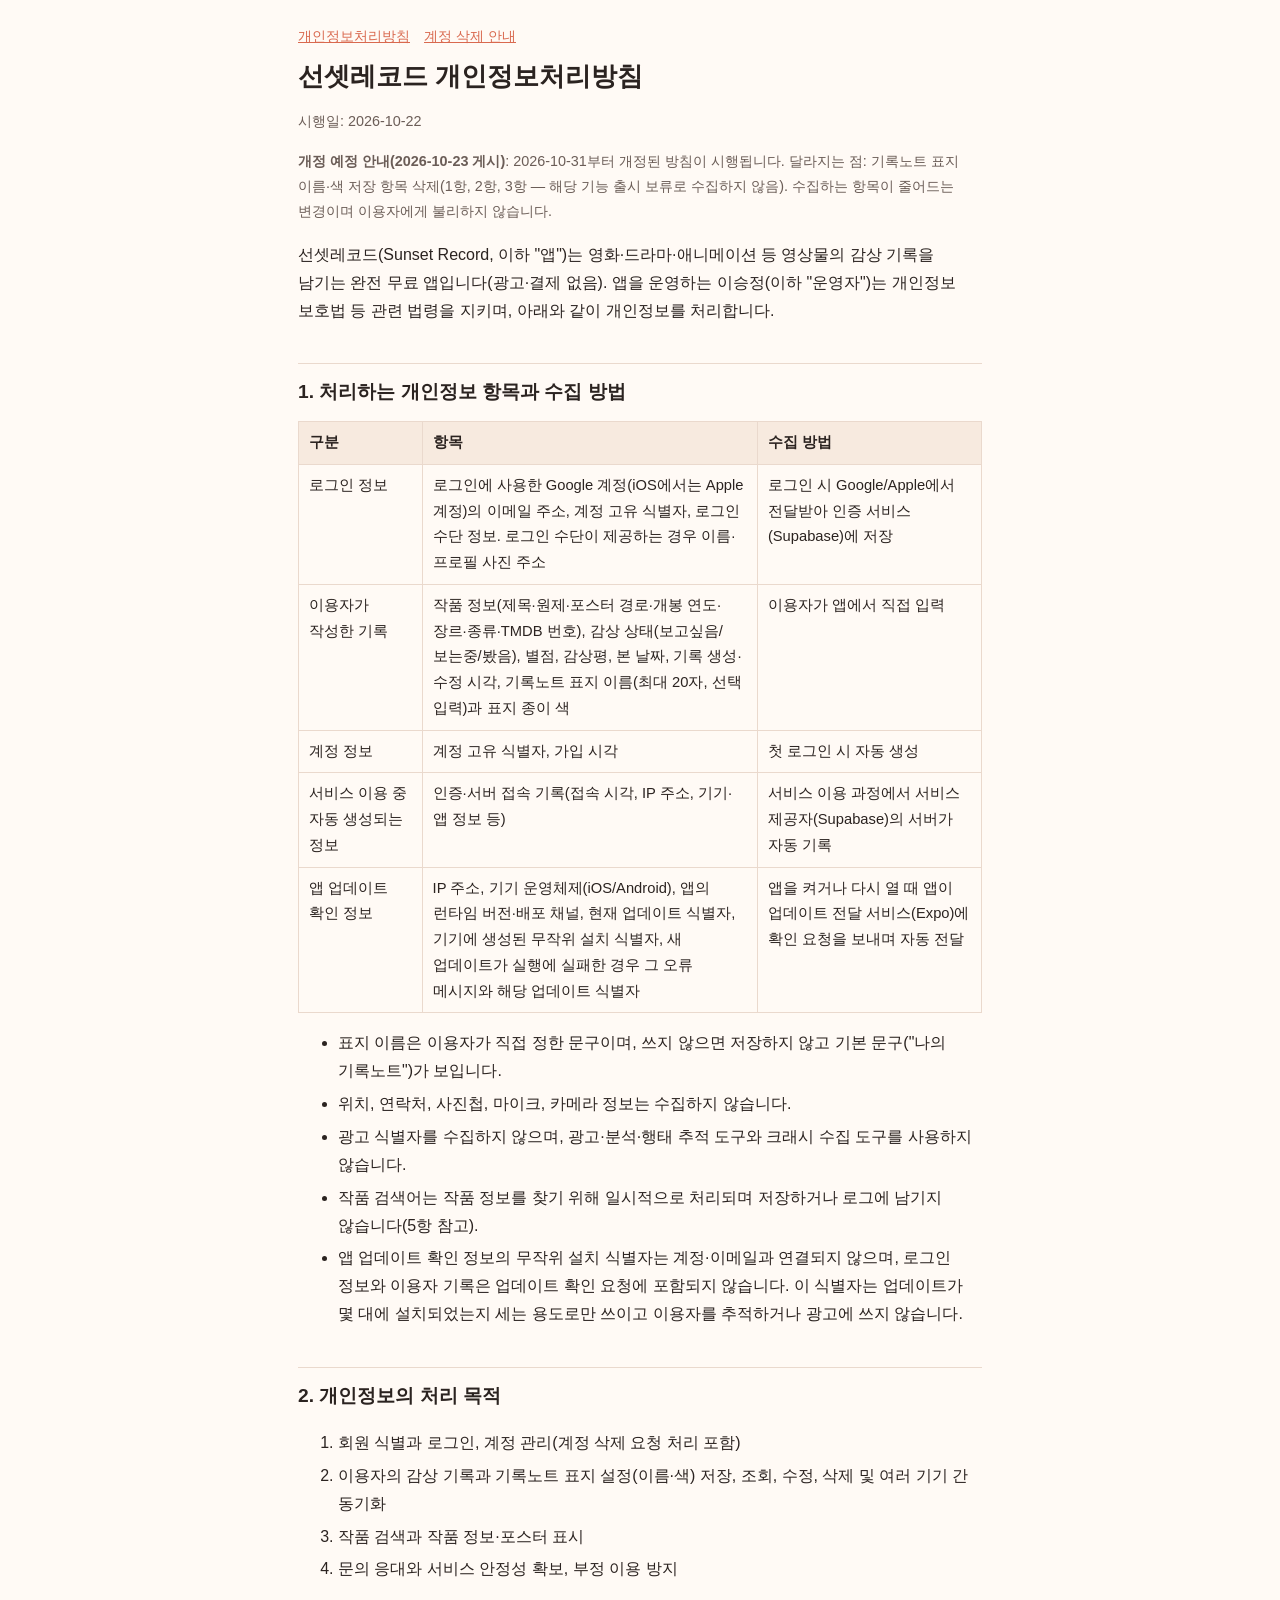
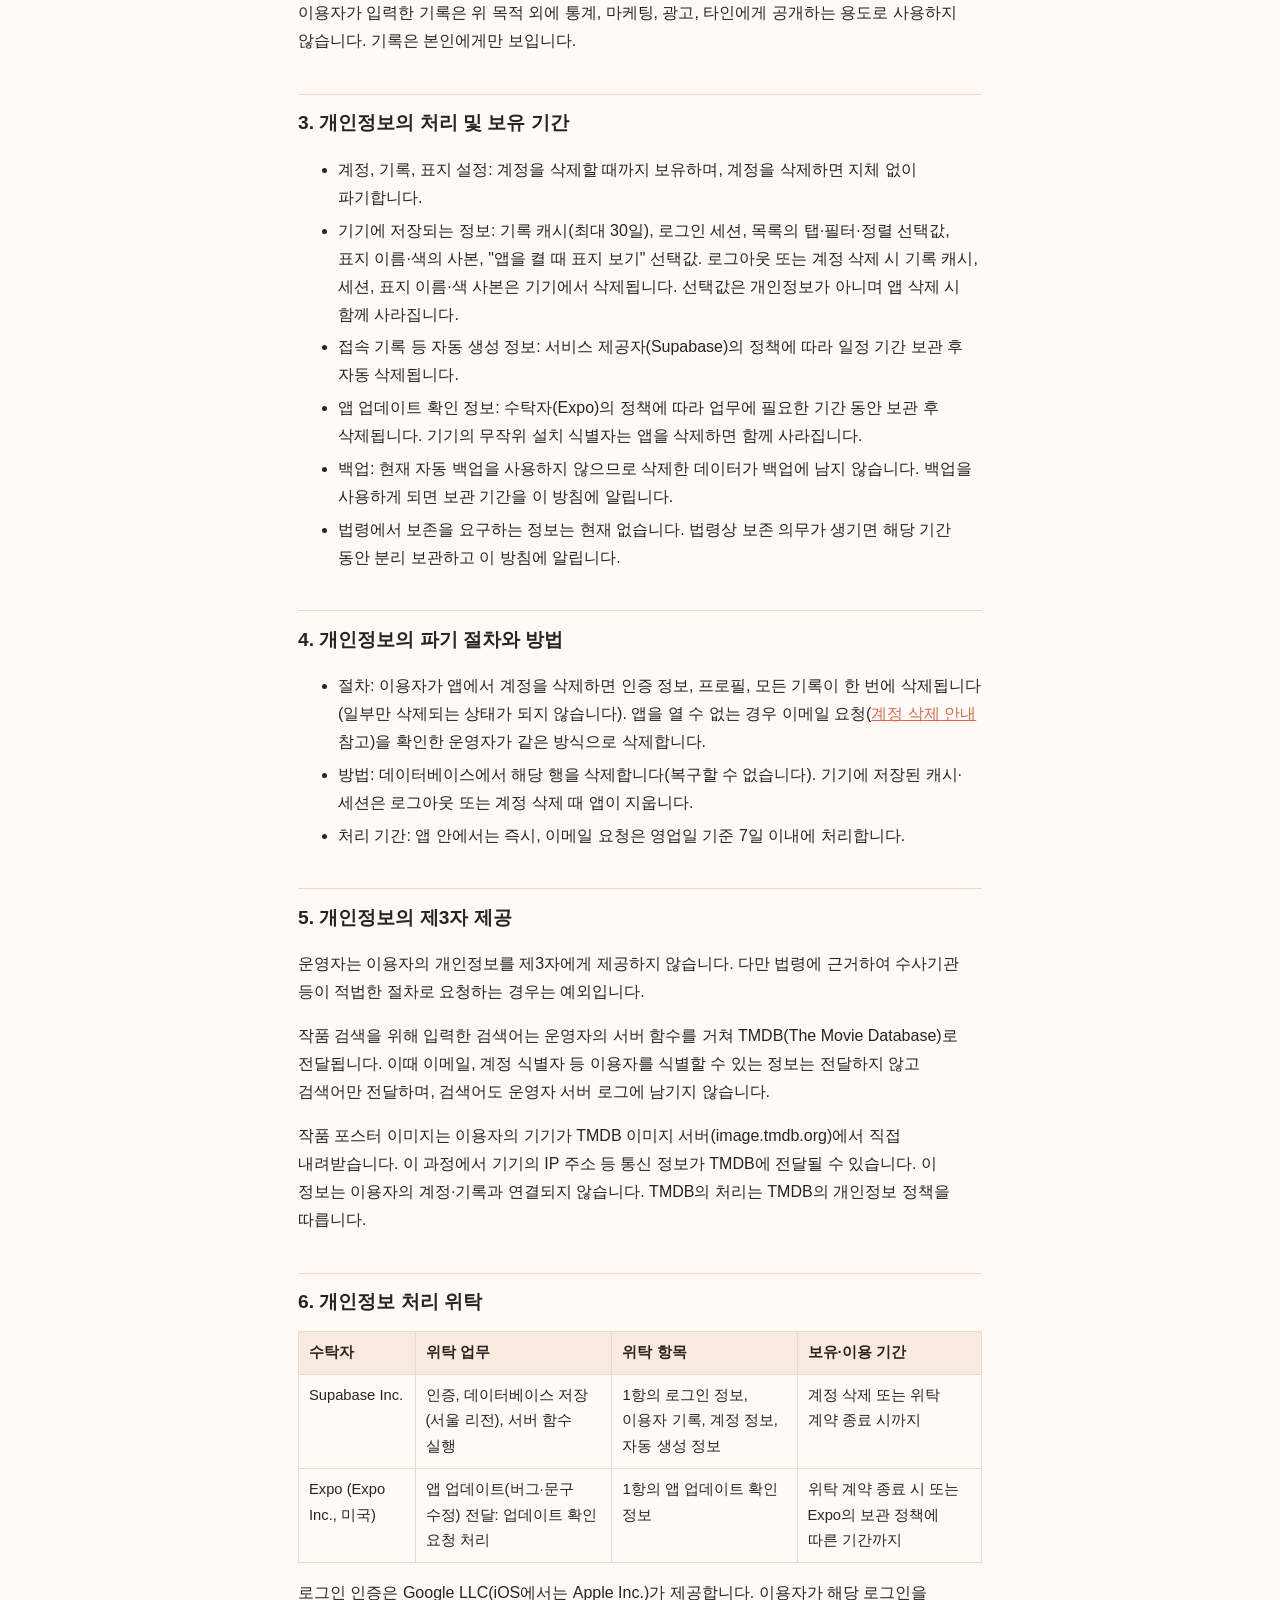
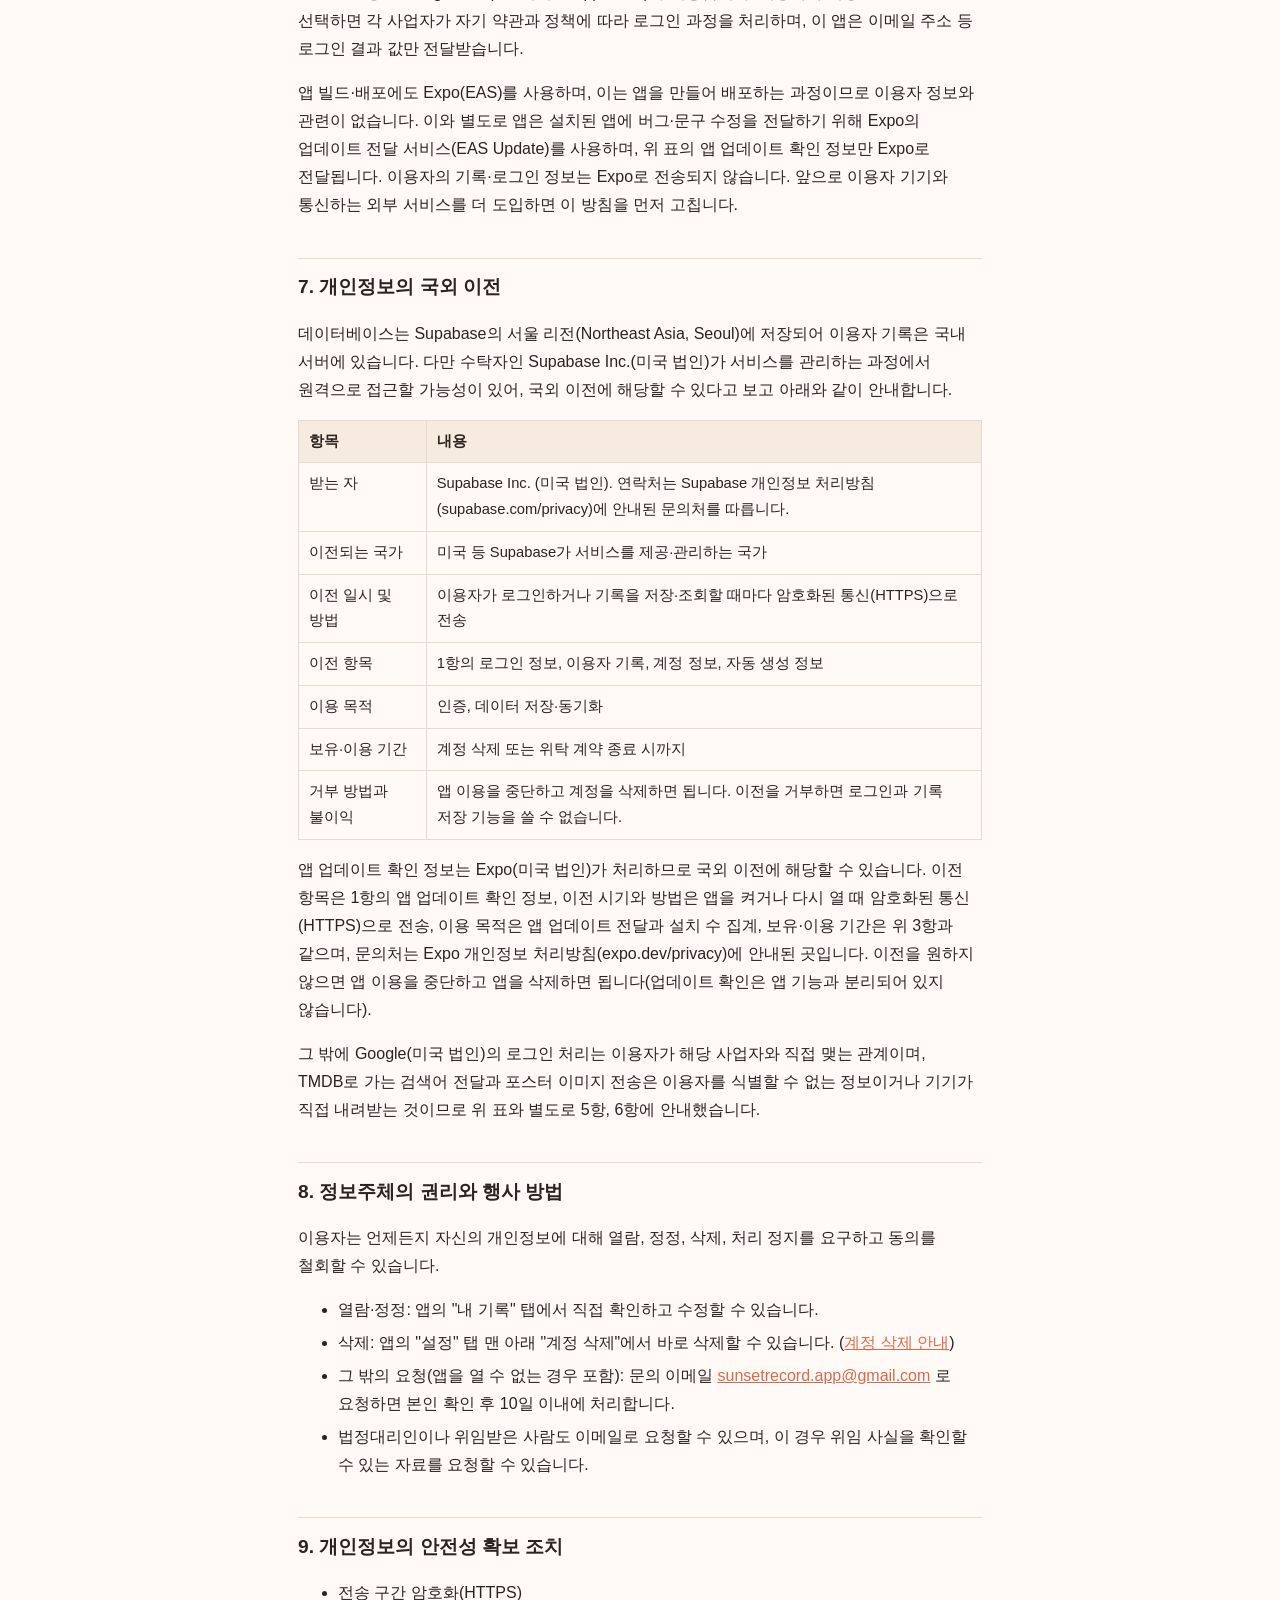
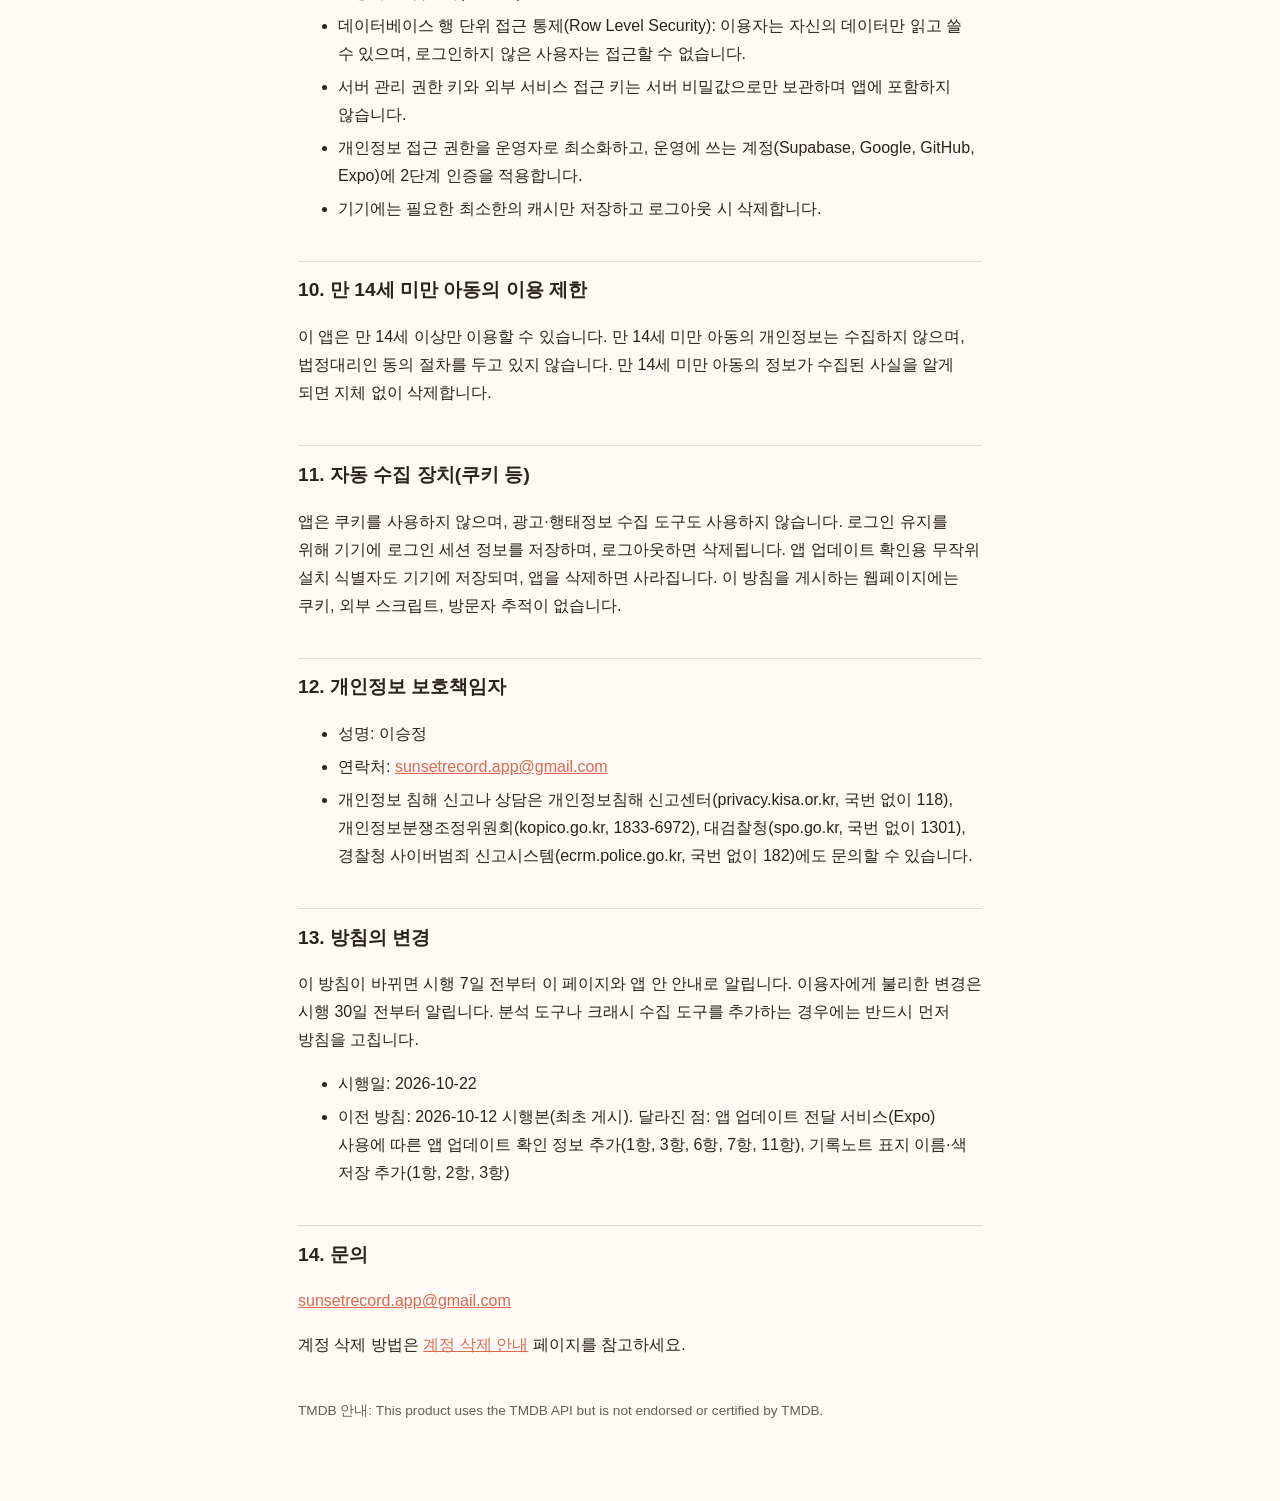
<file: index.html>
<!doctype html>
<html lang="ko">
<head>
<meta charset="utf-8">
<meta name="viewport" content="width=device-width, initial-scale=1">
<title>선셋레코드 개인정보처리방침</title>
<meta name="description" content="선셋레코드(Sunset Record) 개인정보처리방침">
<link rel="stylesheet" href="style.css">
</head>
<body>
<main>
<nav><a href="index.html">개인정보처리방침</a><a href="account-deletion.html">계정 삭제 안내</a></nav>
<h1>선셋레코드 개인정보처리방침</h1>
<p class="meta">시행일: 2026-10-22</p>
<p class="meta"><strong>개정 예정 안내(2026-10-23 게시)</strong>: 2026-10-31부터 개정된 방침이 시행됩니다. 달라지는 점: 기록노트 표지 이름·색 저장 항목 삭제(1항, 2항, 3항 — 해당 기능 출시 보류로 수집하지 않음). 수집하는 항목이 줄어드는 변경이며 이용자에게 불리하지 않습니다.</p>
<p>선셋레코드(Sunset Record, 이하 "앱")는 영화·드라마·애니메이션 등 영상물의 감상 기록을 남기는 완전 무료 앱입니다(광고·결제 없음). 앱을 운영하는 이승정(이하 "운영자")는 개인정보 보호법 등 관련 법령을 지키며, 아래와 같이 개인정보를 처리합니다.</p>

<h2>1. 처리하는 개인정보 항목과 수집 방법</h2>
<table>
<tr><th>구분</th><th>항목</th><th>수집 방법</th></tr>
<tr><td>로그인 정보</td><td>로그인에 사용한 Google 계정(iOS에서는 Apple 계정)의 이메일 주소, 계정 고유 식별자, 로그인 수단 정보. 로그인 수단이 제공하는 경우 이름·프로필 사진 주소</td><td>로그인 시 Google/Apple에서 전달받아 인증 서비스(Supabase)에 저장</td></tr>
<tr><td>이용자가 작성한 기록</td><td>작품 정보(제목·원제·포스터 경로·개봉 연도·장르·종류·TMDB 번호), 감상 상태(보고싶음/보는중/봤음), 별점, 감상평, 본 날짜, 기록 생성·수정 시각, 기록노트 표지 이름(최대 20자, 선택 입력)과 표지 종이 색</td><td>이용자가 앱에서 직접 입력</td></tr>
<tr><td>계정 정보</td><td>계정 고유 식별자, 가입 시각</td><td>첫 로그인 시 자동 생성</td></tr>
<tr><td>서비스 이용 중 자동 생성되는 정보</td><td>인증·서버 접속 기록(접속 시각, IP 주소, 기기·앱 정보 등)</td><td>서비스 이용 과정에서 서비스 제공자(Supabase)의 서버가 자동 기록</td></tr>
<tr><td>앱 업데이트 확인 정보</td><td>IP 주소, 기기 운영체제(iOS/Android), 앱의 런타임 버전·배포 채널, 현재 업데이트 식별자, 기기에 생성된 무작위 설치 식별자, 새 업데이트가 실행에 실패한 경우 그 오류 메시지와 해당 업데이트 식별자</td><td>앱을 켜거나 다시 열 때 앱이 업데이트 전달 서비스(Expo)에 확인 요청을 보내며 자동 전달</td></tr>
</table>
<ul>
<li>표지 이름은 이용자가 직접 정한 문구이며, 쓰지 않으면 저장하지 않고 기본 문구("나의 기록노트")가 보입니다.</li>
<li>위치, 연락처, 사진첩, 마이크, 카메라 정보는 수집하지 않습니다.</li>
<li>광고 식별자를 수집하지 않으며, 광고·분석·행태 추적 도구와 크래시 수집 도구를 사용하지 않습니다.</li>
<li>작품 검색어는 작품 정보를 찾기 위해 일시적으로 처리되며 저장하거나 로그에 남기지 않습니다(5항 참고).</li>
<li>앱 업데이트 확인 정보의 무작위 설치 식별자는 계정·이메일과 연결되지 않으며, 로그인 정보와 이용자 기록은 업데이트 확인 요청에 포함되지 않습니다. 이 식별자는 업데이트가 몇 대에 설치되었는지 세는 용도로만 쓰이고 이용자를 추적하거나 광고에 쓰지 않습니다.</li>
</ul>

<h2>2. 개인정보의 처리 목적</h2>
<ol>
<li>회원 식별과 로그인, 계정 관리(계정 삭제 요청 처리 포함)</li>
<li>이용자의 감상 기록과 기록노트 표지 설정(이름·색) 저장, 조회, 수정, 삭제 및 여러 기기 간 동기화</li>
<li>작품 검색과 작품 정보·포스터 표시</li>
<li>문의 응대와 서비스 안정성 확보, 부정 이용 방지</li>
</ol>
<p>이용자가 입력한 기록은 위 목적 외에 통계, 마케팅, 광고, 타인에게 공개하는 용도로 사용하지 않습니다. 기록은 본인에게만 보입니다.</p>

<h2>3. 개인정보의 처리 및 보유 기간</h2>
<ul>
<li>계정, 기록, 표지 설정: 계정을 삭제할 때까지 보유하며, 계정을 삭제하면 지체 없이 파기합니다.</li>
<li>기기에 저장되는 정보: 기록 캐시(최대 30일), 로그인 세션, 목록의 탭·필터·정렬 선택값, 표지 이름·색의 사본, "앱을 켤 때 표지 보기" 선택값. 로그아웃 또는 계정 삭제 시 기록 캐시, 세션, 표지 이름·색 사본은 기기에서 삭제됩니다. 선택값은 개인정보가 아니며 앱 삭제 시 함께 사라집니다.</li>
<li>접속 기록 등 자동 생성 정보: 서비스 제공자(Supabase)의 정책에 따라 일정 기간 보관 후 자동 삭제됩니다.</li>
<li>앱 업데이트 확인 정보: 수탁자(Expo)의 정책에 따라 업무에 필요한 기간 동안 보관 후 삭제됩니다. 기기의 무작위 설치 식별자는 앱을 삭제하면 함께 사라집니다.</li>
<li>백업: 현재 자동 백업을 사용하지 않으므로 삭제한 데이터가 백업에 남지 않습니다. 백업을 사용하게 되면 보관 기간을 이 방침에 알립니다.</li>
<li>법령에서 보존을 요구하는 정보는 현재 없습니다. 법령상 보존 의무가 생기면 해당 기간 동안 분리 보관하고 이 방침에 알립니다.</li>
</ul>

<h2>4. 개인정보의 파기 절차와 방법</h2>
<ul>
<li>절차: 이용자가 앱에서 계정을 삭제하면 인증 정보, 프로필, 모든 기록이 한 번에 삭제됩니다(일부만 삭제되는 상태가 되지 않습니다). 앱을 열 수 없는 경우 이메일 요청(<a href="account-deletion.html">계정 삭제 안내</a> 참고)을 확인한 운영자가 같은 방식으로 삭제합니다.</li>
<li>방법: 데이터베이스에서 해당 행을 삭제합니다(복구할 수 없습니다). 기기에 저장된 캐시·세션은 로그아웃 또는 계정 삭제 때 앱이 지웁니다.</li>
<li>처리 기간: 앱 안에서는 즉시, 이메일 요청은 영업일 기준 7일 이내에 처리합니다.</li>
</ul>

<h2>5. 개인정보의 제3자 제공</h2>
<p>운영자는 이용자의 개인정보를 제3자에게 제공하지 않습니다. 다만 법령에 근거하여 수사기관 등이 적법한 절차로 요청하는 경우는 예외입니다.</p>
<p>작품 검색을 위해 입력한 검색어는 운영자의 서버 함수를 거쳐 TMDB(The Movie Database)로 전달됩니다. 이때 이메일, 계정 식별자 등 이용자를 식별할 수 있는 정보는 전달하지 않고 검색어만 전달하며, 검색어도 운영자 서버 로그에 남기지 않습니다.</p>
<p>작품 포스터 이미지는 이용자의 기기가 TMDB 이미지 서버(image.tmdb.org)에서 직접 내려받습니다. 이 과정에서 기기의 IP 주소 등 통신 정보가 TMDB에 전달될 수 있습니다. 이 정보는 이용자의 계정·기록과 연결되지 않습니다. TMDB의 처리는 TMDB의 개인정보 정책을 따릅니다.</p>

<h2>6. 개인정보 처리 위탁</h2>
<table>
<tr><th>수탁자</th><th>위탁 업무</th><th>위탁 항목</th><th>보유·이용 기간</th></tr>
<tr><td>Supabase Inc.</td><td>인증, 데이터베이스 저장(서울 리전), 서버 함수 실행</td><td>1항의 로그인 정보, 이용자 기록, 계정 정보, 자동 생성 정보</td><td>계정 삭제 또는 위탁 계약 종료 시까지</td></tr>
<tr><td>Expo (Expo Inc., 미국)</td><td>앱 업데이트(버그·문구 수정) 전달: 업데이트 확인 요청 처리</td><td>1항의 앱 업데이트 확인 정보</td><td>위탁 계약 종료 시 또는 Expo의 보관 정책에 따른 기간까지</td></tr>
</table>
<p>로그인 인증은 Google LLC(iOS에서는 Apple Inc.)가 제공합니다. 이용자가 해당 로그인을 선택하면 각 사업자가 자기 약관과 정책에 따라 로그인 과정을 처리하며, 이 앱은 이메일 주소 등 로그인 결과 값만 전달받습니다.</p>
<p>앱 빌드·배포에도 Expo(EAS)를 사용하며, 이는 앱을 만들어 배포하는 과정이므로 이용자 정보와 관련이 없습니다. 이와 별도로 앱은 설치된 앱에 버그·문구 수정을 전달하기 위해 Expo의 업데이트 전달 서비스(EAS Update)를 사용하며, 위 표의 앱 업데이트 확인 정보만 Expo로 전달됩니다. 이용자의 기록·로그인 정보는 Expo로 전송되지 않습니다. 앞으로 이용자 기기와 통신하는 외부 서비스를 더 도입하면 이 방침을 먼저 고칩니다.</p>

<h2>7. 개인정보의 국외 이전</h2>
<p>데이터베이스는 Supabase의 서울 리전(Northeast Asia, Seoul)에 저장되어 이용자 기록은 국내 서버에 있습니다. 다만 수탁자인 Supabase Inc.(미국 법인)가 서비스를 관리하는 과정에서 원격으로 접근할 가능성이 있어, 국외 이전에 해당할 수 있다고 보고 아래와 같이 안내합니다.</p>
<table>
<tr><th>항목</th><th>내용</th></tr>
<tr><td>받는 자</td><td>Supabase Inc. (미국 법인). 연락처는 Supabase 개인정보 처리방침(supabase.com/privacy)에 안내된 문의처를 따릅니다.</td></tr>
<tr><td>이전되는 국가</td><td>미국 등 Supabase가 서비스를 제공·관리하는 국가</td></tr>
<tr><td>이전 일시 및 방법</td><td>이용자가 로그인하거나 기록을 저장·조회할 때마다 암호화된 통신(HTTPS)으로 전송</td></tr>
<tr><td>이전 항목</td><td>1항의 로그인 정보, 이용자 기록, 계정 정보, 자동 생성 정보</td></tr>
<tr><td>이용 목적</td><td>인증, 데이터 저장·동기화</td></tr>
<tr><td>보유·이용 기간</td><td>계정 삭제 또는 위탁 계약 종료 시까지</td></tr>
<tr><td>거부 방법과 불이익</td><td>앱 이용을 중단하고 계정을 삭제하면 됩니다. 이전을 거부하면 로그인과 기록 저장 기능을 쓸 수 없습니다.</td></tr>
</table>
<p>앱 업데이트 확인 정보는 Expo(미국 법인)가 처리하므로 국외 이전에 해당할 수 있습니다. 이전 항목은 1항의 앱 업데이트 확인 정보, 이전 시기와 방법은 앱을 켜거나 다시 열 때 암호화된 통신(HTTPS)으로 전송, 이용 목적은 앱 업데이트 전달과 설치 수 집계, 보유·이용 기간은 위 3항과 같으며, 문의처는 Expo 개인정보 처리방침(expo.dev/privacy)에 안내된 곳입니다. 이전을 원하지 않으면 앱 이용을 중단하고 앱을 삭제하면 됩니다(업데이트 확인은 앱 기능과 분리되어 있지 않습니다).</p>
<p>그 밖에 Google(미국 법인)의 로그인 처리는 이용자가 해당 사업자와 직접 맺는 관계이며, TMDB로 가는 검색어 전달과 포스터 이미지 전송은 이용자를 식별할 수 없는 정보이거나 기기가 직접 내려받는 것이므로 위 표와 별도로 5항, 6항에 안내했습니다.</p>

<h2>8. 정보주체의 권리와 행사 방법</h2>
<p>이용자는 언제든지 자신의 개인정보에 대해 열람, 정정, 삭제, 처리 정지를 요구하고 동의를 철회할 수 있습니다.</p>
<ul>
<li>열람·정정: 앱의 "내 기록" 탭에서 직접 확인하고 수정할 수 있습니다.</li>
<li>삭제: 앱의 "설정" 탭 맨 아래 "계정 삭제"에서 바로 삭제할 수 있습니다. (<a href="account-deletion.html">계정 삭제 안내</a>)</li>
<li>그 밖의 요청(앱을 열 수 없는 경우 포함): 문의 이메일 <a href="mailto:sunsetrecord.app@gmail.com">sunsetrecord.app@gmail.com</a> 로 요청하면 본인 확인 후 10일 이내에 처리합니다.</li>
<li>법정대리인이나 위임받은 사람도 이메일로 요청할 수 있으며, 이 경우 위임 사실을 확인할 수 있는 자료를 요청할 수 있습니다.</li>
</ul>

<h2>9. 개인정보의 안전성 확보 조치</h2>
<ul>
<li>전송 구간 암호화(HTTPS)</li>
<li>데이터베이스 행 단위 접근 통제(Row Level Security): 이용자는 자신의 데이터만 읽고 쓸 수 있으며, 로그인하지 않은 사용자는 접근할 수 없습니다.</li>
<li>서버 관리 권한 키와 외부 서비스 접근 키는 서버 비밀값으로만 보관하며 앱에 포함하지 않습니다.</li>
<li>개인정보 접근 권한을 운영자로 최소화하고, 운영에 쓰는 계정(Supabase, Google, GitHub, Expo)에 2단계 인증을 적용합니다.</li>
<li>기기에는 필요한 최소한의 캐시만 저장하고 로그아웃 시 삭제합니다.</li>
</ul>

<h2>10. 만 14세 미만 아동의 이용 제한</h2>
<p>이 앱은 만 14세 이상만 이용할 수 있습니다. 만 14세 미만 아동의 개인정보는 수집하지 않으며, 법정대리인 동의 절차를 두고 있지 않습니다. 만 14세 미만 아동의 정보가 수집된 사실을 알게 되면 지체 없이 삭제합니다.</p>

<h2>11. 자동 수집 장치(쿠키 등)</h2>
<p>앱은 쿠키를 사용하지 않으며, 광고·행태정보 수집 도구도 사용하지 않습니다. 로그인 유지를 위해 기기에 로그인 세션 정보를 저장하며, 로그아웃하면 삭제됩니다. 앱 업데이트 확인용 무작위 설치 식별자도 기기에 저장되며, 앱을 삭제하면 사라집니다. 이 방침을 게시하는 웹페이지에는 쿠키, 외부 스크립트, 방문자 추적이 없습니다.</p>

<h2>12. 개인정보 보호책임자</h2>
<ul>
<li>성명: 이승정</li>
<li>연락처: <a href="mailto:sunsetrecord.app@gmail.com">sunsetrecord.app@gmail.com</a></li>
<li>개인정보 침해 신고나 상담은 개인정보침해 신고센터(privacy.kisa.or.kr, 국번 없이 118), 개인정보분쟁조정위원회(kopico.go.kr, 1833-6972), 대검찰청(spo.go.kr, 국번 없이 1301), 경찰청 사이버범죄 신고시스템(ecrm.police.go.kr, 국번 없이 182)에도 문의할 수 있습니다.</li>
</ul>

<h2>13. 방침의 변경</h2>
<p>이 방침이 바뀌면 시행 7일 전부터 이 페이지와 앱 안 안내로 알립니다. 이용자에게 불리한 변경은 시행 30일 전부터 알립니다. 분석 도구나 크래시 수집 도구를 추가하는 경우에는 반드시 먼저 방침을 고칩니다.</p>
<ul>
<li>시행일: 2026-10-22</li>
<li>이전 방침: 2026-10-12 시행본(최초 게시). 달라진 점: 앱 업데이트 전달 서비스(Expo) 사용에 따른 앱 업데이트 확인 정보 추가(1항, 3항, 6항, 7항, 11항), 기록노트 표지 이름·색 저장 추가(1항, 2항, 3항)</li>
</ul>

<h2>14. 문의</h2>
<p><a href="mailto:sunsetrecord.app@gmail.com">sunsetrecord.app@gmail.com</a></p>
<p>계정 삭제 방법은 <a href="account-deletion.html">계정 삭제 안내</a> 페이지를 참고하세요.</p>

<footer>
<p>TMDB 안내: This product uses the TMDB API but is not endorsed or certified by TMDB.</p>
</footer>
</main>
</body>
</html>
</file>
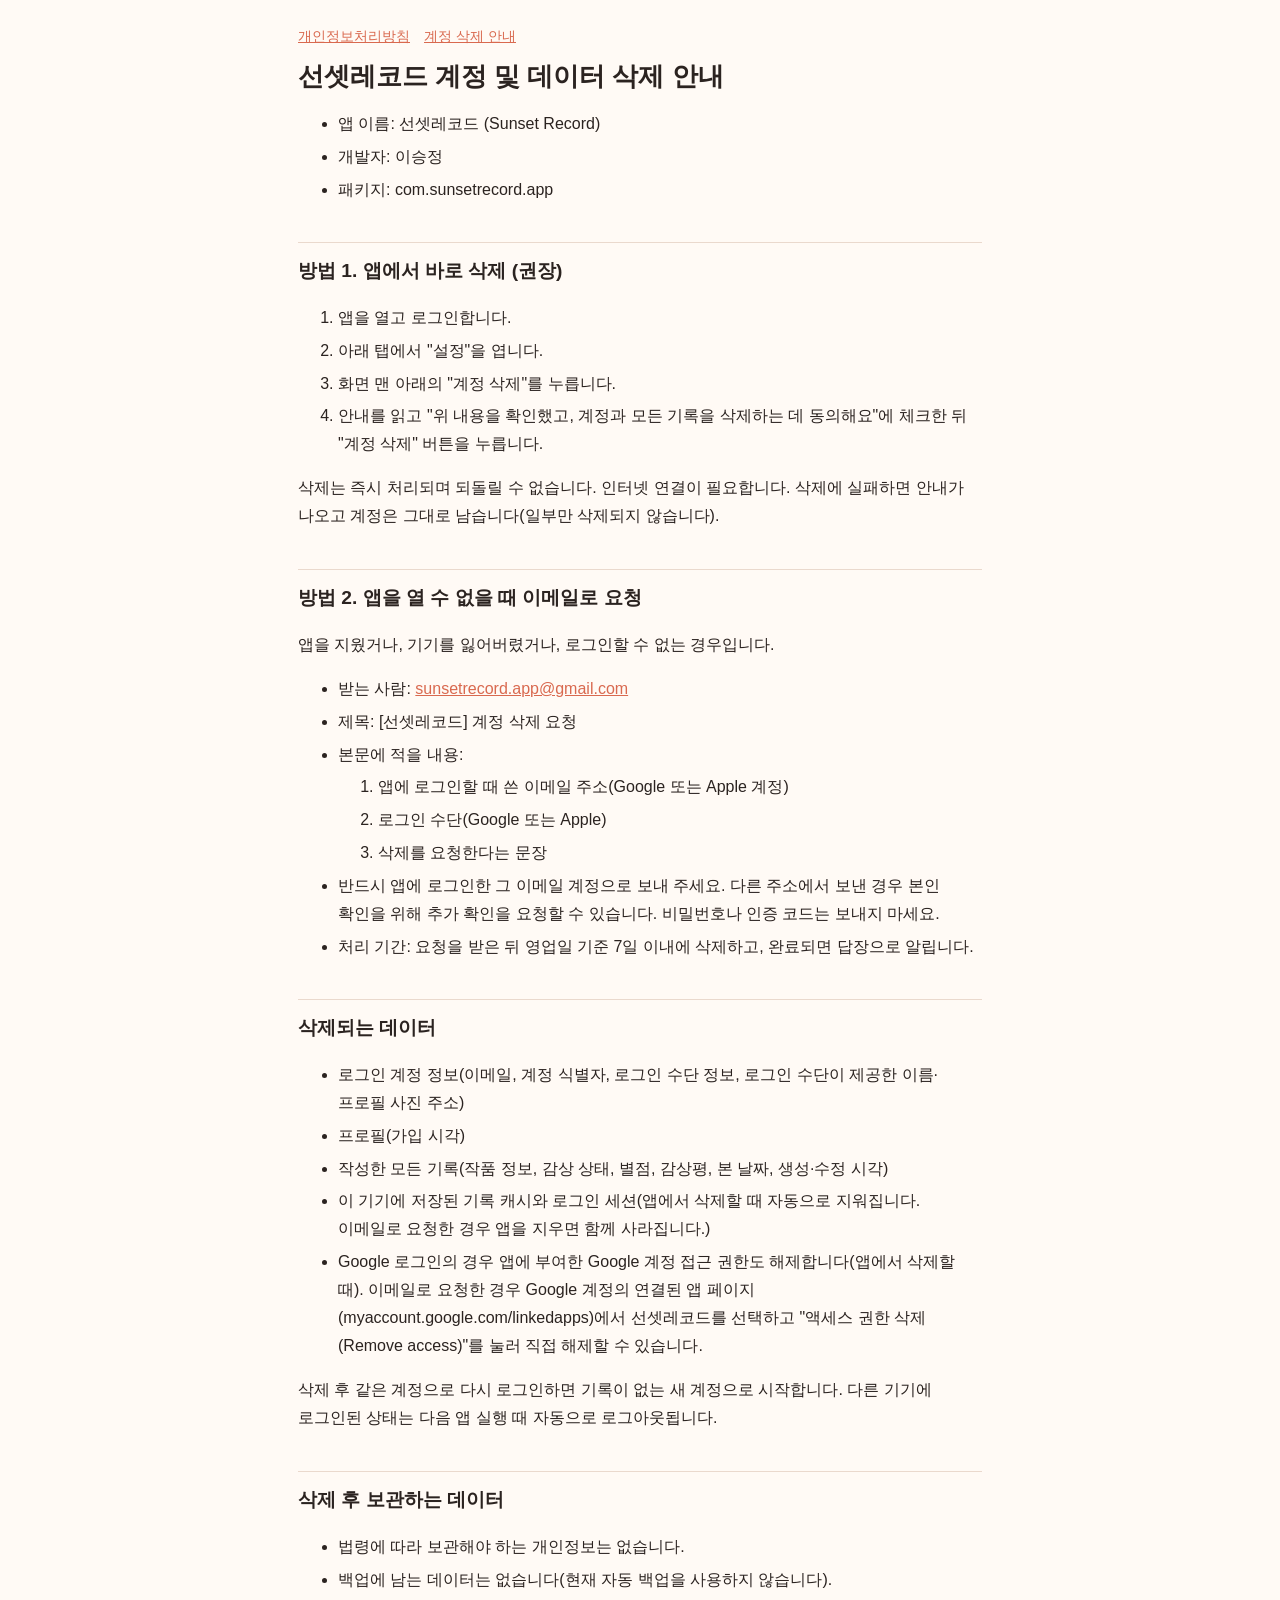
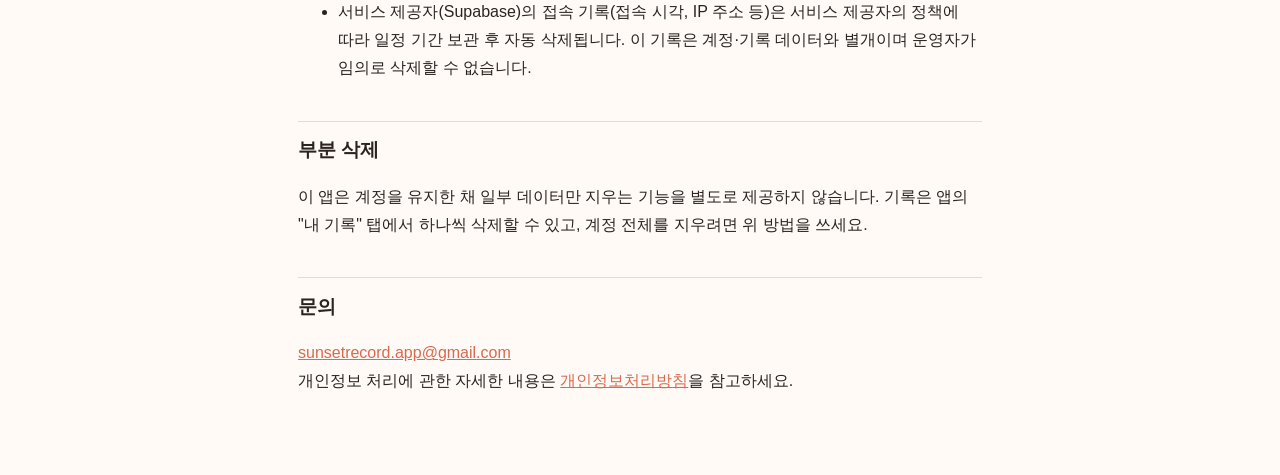
<file: account-deletion.html>
<!doctype html>
<html lang="ko">
<head>
<meta charset="utf-8">
<meta name="viewport" content="width=device-width, initial-scale=1">
<title>선셋레코드 계정 및 데이터 삭제 안내</title>
<meta name="description" content="선셋레코드(Sunset Record) 계정 및 데이터 삭제 방법">
<link rel="stylesheet" href="style.css">
</head>
<body>
<main>
<nav><a href="index.html">개인정보처리방침</a><a href="account-deletion.html">계정 삭제 안내</a></nav>
<h1>선셋레코드 계정 및 데이터 삭제 안내</h1>
<ul>
<li>앱 이름: 선셋레코드 (Sunset Record)</li>
<li>개발자: 이승정</li>
<li>패키지: com.sunsetrecord.app</li>
</ul>

<h2>방법 1. 앱에서 바로 삭제 (권장)</h2>
<ol>
<li>앱을 열고 로그인합니다.</li>
<li>아래 탭에서 "설정"을 엽니다.</li>
<li>화면 맨 아래의 "계정 삭제"를 누릅니다.</li>
<li>안내를 읽고 "위 내용을 확인했고, 계정과 모든 기록을 삭제하는 데 동의해요"에 체크한 뒤 "계정 삭제" 버튼을 누릅니다.</li>
</ol>
<p>삭제는 즉시 처리되며 되돌릴 수 없습니다. 인터넷 연결이 필요합니다. 삭제에 실패하면 안내가 나오고 계정은 그대로 남습니다(일부만 삭제되지 않습니다).</p>

<h2>방법 2. 앱을 열 수 없을 때 이메일로 요청</h2>
<p>앱을 지웠거나, 기기를 잃어버렸거나, 로그인할 수 없는 경우입니다.</p>
<ul>
<li>받는 사람: <a href="mailto:sunsetrecord.app@gmail.com?subject=%5B%EC%84%A0%EC%85%8B%EB%A0%88%EC%BD%94%EB%93%9C%5D%20%EA%B3%84%EC%A0%95%20%EC%82%AD%EC%A0%9C%20%EC%9A%94%EC%B2%AD">sunsetrecord.app@gmail.com</a></li>
<li>제목: [선셋레코드] 계정 삭제 요청</li>
<li>본문에 적을 내용:
<ol>
<li>앱에 로그인할 때 쓴 이메일 주소(Google 또는 Apple 계정)</li>
<li>로그인 수단(Google 또는 Apple)</li>
<li>삭제를 요청한다는 문장</li>
</ol></li>
<li>반드시 앱에 로그인한 그 이메일 계정으로 보내 주세요. 다른 주소에서 보낸 경우 본인 확인을 위해 추가 확인을 요청할 수 있습니다. 비밀번호나 인증 코드는 보내지 마세요.</li>
<li>처리 기간: 요청을 받은 뒤 영업일 기준 7일 이내에 삭제하고, 완료되면 답장으로 알립니다.</li>
</ul>

<h2>삭제되는 데이터</h2>
<ul>
<li>로그인 계정 정보(이메일, 계정 식별자, 로그인 수단 정보, 로그인 수단이 제공한 이름·프로필 사진 주소)</li>
<li>프로필(가입 시각)</li>
<li>작성한 모든 기록(작품 정보, 감상 상태, 별점, 감상평, 본 날짜, 생성·수정 시각)</li>
<li>이 기기에 저장된 기록 캐시와 로그인 세션(앱에서 삭제할 때 자동으로 지워집니다. 이메일로 요청한 경우 앱을 지우면 함께 사라집니다.)</li>
<li>Google 로그인의 경우 앱에 부여한 Google 계정 접근 권한도 해제합니다(앱에서 삭제할 때). 이메일로 요청한 경우 Google 계정의 연결된 앱 페이지(myaccount.google.com/linkedapps)에서 선셋레코드를 선택하고 "액세스 권한 삭제(Remove access)"를 눌러 직접 해제할 수 있습니다.</li>
</ul>
<p>삭제 후 같은 계정으로 다시 로그인하면 기록이 없는 새 계정으로 시작합니다. 다른 기기에 로그인된 상태는 다음 앱 실행 때 자동으로 로그아웃됩니다.</p>

<h2>삭제 후 보관하는 데이터</h2>
<ul>
<li>법령에 따라 보관해야 하는 개인정보는 없습니다.</li>
<li>백업에 남는 데이터는 없습니다(현재 자동 백업을 사용하지 않습니다).</li>
<li>서비스 제공자(Supabase)의 접속 기록(접속 시각, IP 주소 등)은 서비스 제공자의 정책에 따라 일정 기간 보관 후 자동 삭제됩니다. 이 기록은 계정·기록 데이터와 별개이며 운영자가 임의로 삭제할 수 없습니다.</li>
</ul>

<h2>부분 삭제</h2>
<p>이 앱은 계정을 유지한 채 일부 데이터만 지우는 기능을 별도로 제공하지 않습니다. 기록은 앱의 "내 기록" 탭에서 하나씩 삭제할 수 있고, 계정 전체를 지우려면 위 방법을 쓰세요.</p>

<h2>문의</h2>
<p><a href="mailto:sunsetrecord.app@gmail.com">sunsetrecord.app@gmail.com</a><br>
개인정보 처리에 관한 자세한 내용은 <a href="index.html">개인정보처리방침</a>을 참고하세요.</p>
</main>
</body>
</html>
</file>
<file: style.css>
:root{--bg:#fffaf5;--fg:#2b2320;--muted:#6b5d57;--accent:#d9694f;--line:#ead9cd}
*{box-sizing:border-box}
body{margin:0;background:var(--bg);color:var(--fg);font:16px/1.75 -apple-system,"Apple SD Gothic Neo","Noto Sans KR","Malgun Gothic",sans-serif;word-break:keep-all}
main{max-width:720px;margin:0 auto;padding:24px 18px 64px}
h1{font-size:1.6rem;line-height:1.35;margin:.4em 0 .6em}
h2{font-size:1.2rem;margin:2em 0 .5em;padding-top:.6em;border-top:1px solid var(--line)}
a{color:var(--accent)}
nav{font-size:.9rem;margin-bottom:8px}nav a{margin-right:14px}
.meta{color:var(--muted);font-size:.9rem}
table{width:100%;border-collapse:collapse;margin:12px 0;font-size:.92rem;display:block;overflow-x:auto}
th,td{border:1px solid var(--line);padding:8px 10px;text-align:left;vertical-align:top;min-width:96px}
th{background:#f7eadf}
li{margin:.3em 0}
footer{margin-top:40px;color:var(--muted);font-size:.85rem}
</file>
